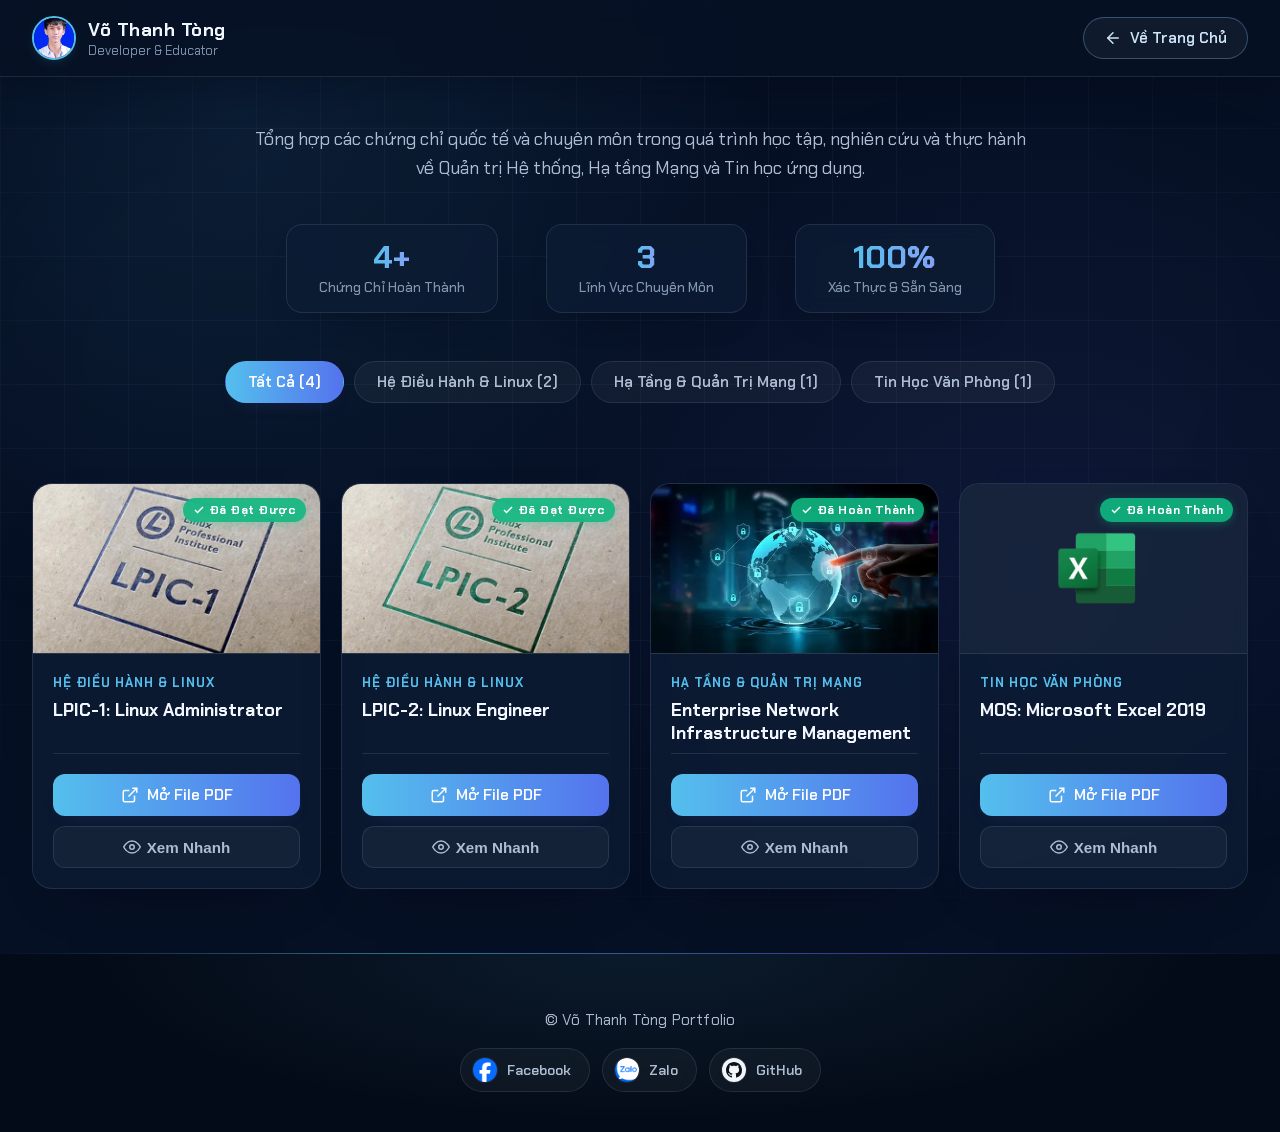
<file: certificates.html>
<!doctype html>
<html lang="vi">
  <head>
    <meta charset="UTF-8" />
    <meta name="viewport" content="width=device-width, initial-scale=1.0" />

    <!-- ✅ SEO Primary -->
    <title>Chứng Chỉ Chuyên Môn | Võ Thanh Tòng Portfolio</title>
    <meta
      name="description"
      content="Danh sách các chứng chỉ chuyên môn về Quản trị Hệ thống Linux (LPIC-1, LPIC-2), Quản lý Hạ tầng Mạng Doanh nghiệp và Microsoft Office Specialist (MOS) Excel 2019 của Võ Thanh Tòng."
    />
    <meta name="keywords" content="Võ Thanh Tòng, chứng chỉ, LPIC-1, LPIC-2, Linux, Network, MOS, Excel, portfolio" />
    <meta name="author" content="Võ Thanh Tòng" />
    <meta name="robots" content="index, follow" />

    <!-- ✅ Open Graph / Social -->
    <meta property="og:type" content="article" />
    <meta property="og:title" content="Chứng Chỉ Chuyên Môn | Võ Thanh Tòng" />
    <meta property="og:description" content="Khám phá các chứng chỉ quốc tế và chuyên môn về Linux, Mạng và Tin học văn phòng của Võ Thanh Tòng." />
    <meta property="og:image" content="./assets/avatar.jpeg" />
    <meta property="og:locale" content="vi_VN" />

    <link rel="icon" href="./assets/rocket-icon.ico" />

    <!-- Google Fonts -->
    <link rel="preconnect" href="https://fonts.googleapis.com" />
    <link rel="preconnect" href="https://fonts.gstatic.com" crossorigin />
    <link
      href="https://fonts.googleapis.com/css2?family=Chakra+Petch:ital,wght@0,300;0,400;0,500;0,600;0,700;1,300;1,400;1,500;1,600;1,700&display=swap"
      rel="stylesheet"
    />

    <!-- Stylesheets -->
    <link rel="stylesheet" href="css/certificates.css?v=20261118d" />
  </head>
  <body>
    <!-- Top Navigation -->
    <nav class="cert-navbar" id="certNavbar" aria-label="Điều hướng chính">
      <div class="cert-page-container cert-navbar__inner">
        <a href="index.html" class="cert-nav__brand" aria-label="Về trang chủ của Võ Thanh Tòng">
          <img
            src="assets/avatar.jpeg"
            alt="Võ Thanh Tòng"
            class="cert-nav__avatar"
            width="42"
            height="42"
          />
          <div>
            <div class="cert-nav__name">Võ Thanh Tòng</div>
            <div class="cert-nav__role">Developer & Educator</div>
          </div>
        </a>

        <a href="index.html" class="btn-back-home" id="btnBackHome" aria-label="Quay lại trang chủ">
          <svg
            width="18"
            height="18"
            viewBox="0 0 24 24"
            fill="none"
            stroke="currentColor"
            stroke-width="2"
            stroke-linecap="round"
            stroke-linejoin="round"
            aria-hidden="true"
          >
            <line x1="19" y1="12" x2="5" y2="12"></line>
            <polyline points="12 19 5 12 12 5"></polyline>
          </svg>
          <span>Về Trang Chủ</span>
        </a>
      </div>
    </nav>

    <!-- Main Content -->
    <main class="cert-page-container" role="main">
      <!-- Hero Banner -->
      <section class="cert-hero" aria-labelledby="hero-title">
        <h1 id="hero-title" class="sr-only">Chứng Chỉ Chuyên Môn</h1>
        <p class="cert-hero__desc">
          Tổng hợp các chứng chỉ quốc tế và chuyên môn trong quá trình học tập,
          nghiên cứu và thực hành về Quản trị Hệ thống, Hạ tầng Mạng và Tin học
          ứng dụng.
        </p>

        <!-- Stats Counter -->
        <div class="cert-stats" role="list" aria-label="Thống kê chứng chỉ">
          <div class="stat-item" role="listitem">
            <span class="stat-number">4+</span>
            <span class="stat-label">Chứng Chỉ Hoàn Thành</span>
          </div>
          <div class="stat-item" role="listitem">
            <span class="stat-number">3</span>
            <span class="stat-label">Lĩnh Vực Chuyên Môn</span>
          </div>
          <div class="stat-item" role="listitem">
            <span class="stat-number">100%</span>
            <span class="stat-label">Xác Thực & Sẵn Sàng</span>
          </div>
        </div>

        <!-- Filter Categories -->
        <div class="cert-filter" id="certFilter" role="toolbar" aria-label="Bộ lọc chứng chỉ">
          <button class="filter-btn active" data-filter="all" aria-pressed="true">
            Tất Cả (4)
          </button>
          <button class="filter-btn" data-filter="linux" aria-pressed="false">
            Hệ Điều Hành & Linux (2)
          </button>
          <button class="filter-btn" data-filter="network" aria-pressed="false">
            Hạ Tầng & Quản Trị Mạng (1)
          </button>
          <button class="filter-btn" data-filter="office" aria-pressed="false">
            Tin Học Văn Phòng (1)
          </button>
        </div>
      </section>

      <!-- Certificates Grid -->
      <section class="cert-grid" id="certGrid" aria-label="Danh sách chứng chỉ">
        <!-- 1. LPIC-1 -->
        <article class="cert-card" data-category="linux">
          <div class="cert-card__media">
            <img
              src="assets/imageLPIC1.jpg"
              alt="Chứng chỉ LPIC-1: Linux Administrator"
              loading="lazy"
              decoding="async"
            />
            <div class="cert-card__status-tag">
              <svg width="12" height="12" viewBox="0 0 24 24" fill="none" stroke="currentColor" stroke-width="3" aria-hidden="true">
                <polyline points="20 6 9 17 4 12"></polyline>
              </svg>
              Đã Đạt Được
            </div>
          </div>
          <div class="cert-card__body">
            <div class="cert-card__category">Hệ Điều Hành & Linux</div>
            <h2 class="cert-card__title">LPIC-1: Linux Administrator</h2>
            <div class="cert-card__footer">
              <a
                href="assets/LPIC-1.pdf"
                target="_blank"
                rel="noopener noreferrer"
                class="btn-cert-primary"
                aria-label="Mở File PDF chứng chỉ LPIC-1"
              >
                <svg width="18" height="18" viewBox="0 0 24 24" fill="none" stroke="currentColor" stroke-width="2" aria-hidden="true">
                  <path d="M18 13v6a2 2 0 0 1-2 2H5a2 2 0 0 1-2-2V8a2 2 0 0 1 2-2h6"></path>
                  <polyline points="15 3 21 3 21 9"></polyline>
                  <line x1="10" y1="14" x2="21" y2="3"></line>
                </svg>
                <span>Mở File PDF</span>
              </a>
              <button
                class="btn-cert-secondary btn-preview-cert"
                data-title="LPIC-1: Linux Administrator"
                data-type="pdf"
                data-src="assets/LPIC-1.pdf"
                aria-label="Xem nhanh chứng chỉ LPIC-1 trong modal"
              >
                <svg width="18" height="18" viewBox="0 0 24 24" fill="none" stroke="currentColor" stroke-width="2" aria-hidden="true">
                  <path d="M1 12s4-8 11-8 11 8 11 8-4 8-11 8-11-8-11-8z"></path>
                  <circle cx="12" cy="12" r="3"></circle>
                </svg>
                <span>Xem Nhanh</span>
              </button>
            </div>
          </div>
        </article>

        <!-- 2. LPIC-2 -->
        <article class="cert-card" data-category="linux">
          <div class="cert-card__media">
            <img
              src="assets/imageLPIC2.jpg"
              alt="Chứng chỉ LPIC-2: Linux Engineer"
              loading="lazy"
              decoding="async"
            />
            <div class="cert-card__status-tag">
              <svg width="12" height="12" viewBox="0 0 24 24" fill="none" stroke="currentColor" stroke-width="3" aria-hidden="true">
                <polyline points="20 6 9 17 4 12"></polyline>
              </svg>
              Đã Đạt Được
            </div>
          </div>
          <div class="cert-card__body">
            <div class="cert-card__category">Hệ Điều Hành & Linux</div>
            <h2 class="cert-card__title">LPIC-2: Linux Engineer</h2>
            <div class="cert-card__footer">
              <a
                href="assets/LPIC-2.pdf"
                target="_blank"
                rel="noopener noreferrer"
                class="btn-cert-primary"
                aria-label="Mở File PDF chứng chỉ LPIC-2"
              >
                <svg width="18" height="18" viewBox="0 0 24 24" fill="none" stroke="currentColor" stroke-width="2" aria-hidden="true">
                  <path d="M18 13v6a2 2 0 0 1-2 2H5a2 2 0 0 1-2-2V8a2 2 0 0 1 2-2h6"></path>
                  <polyline points="15 3 21 3 21 9"></polyline>
                  <line x1="10" y1="14" x2="21" y2="3"></line>
                </svg>
                <span>Mở File PDF</span>
              </a>
              <button
                class="btn-cert-secondary btn-preview-cert"
                data-title="LPIC-2: Linux Engineer"
                data-type="pdf"
                data-src="assets/LPIC-2.pdf"
                aria-label="Xem nhanh chứng chỉ LPIC-2 trong modal"
              >
                <svg width="18" height="18" viewBox="0 0 24 24" fill="none" stroke="currentColor" stroke-width="2" aria-hidden="true">
                  <path d="M1 12s4-8 11-8 11 8 11 8-4 8-11 8-11-8-11-8z"></path>
                  <circle cx="12" cy="12" r="3"></circle>
                </svg>
                <span>Xem Nhanh</span>
              </button>
            </div>
          </div>
        </article>

        <!-- 3. Enterprise Network Infrastructure Management -->
        <article class="cert-card" data-category="network">
          <div class="cert-card__media">
            <img
              src="assets/protect-networks.webp"
              alt="Chứng chỉ Quản trị Hạ tầng Mạng Doanh nghiệp"
              loading="lazy"
              decoding="async"
            />
            <div class="cert-card__status-tag">
              <svg width="12" height="12" viewBox="0 0 24 24" fill="none" stroke="currentColor" stroke-width="3" aria-hidden="true">
                <polyline points="20 6 9 17 4 12"></polyline>
              </svg>
              Đã Hoàn Thành
            </div>
          </div>
          <div class="cert-card__body">
            <div class="cert-card__category">Hạ Tầng & Quản Trị Mạng</div>
            <h2 class="cert-card__title">Enterprise Network Infrastructure Management</h2>
            <div class="cert-card__footer">
              <a
                href="assets/VO THANH TONG.pdf"
                target="_blank"
                rel="noopener noreferrer"
                class="btn-cert-primary"
                aria-label="Mở File PDF chứng chỉ Enterprise Network"
              >
                <svg width="18" height="18" viewBox="0 0 24 24" fill="none" stroke="currentColor" stroke-width="2" aria-hidden="true">
                  <path d="M18 13v6a2 2 0 0 1-2 2H5a2 2 0 0 1-2-2V8a2 2 0 0 1 2-2h6"></path>
                  <polyline points="15 3 21 3 21 9"></polyline>
                  <line x1="10" y1="14" x2="21" y2="3"></line>
                </svg>
                <span>Mở File PDF</span>
              </a>
              <button
                class="btn-cert-secondary btn-preview-cert"
                data-title="Enterprise Network Infrastructure Management"
                data-type="pdf"
                data-src="assets/VO THANH TONG.pdf"
                aria-label="Xem nhanh chứng chỉ Enterprise Network trong modal"
              >
                <svg width="18" height="18" viewBox="0 0 24 24" fill="none" stroke="currentColor" stroke-width="2" aria-hidden="true">
                  <path d="M1 12s4-8 11-8 11 8 11 8-4 8-11 8-11-8-11-8z"></path>
                  <circle cx="12" cy="12" r="3"></circle>
                </svg>
                <span>Xem Nhanh</span>
              </button>
            </div>
          </div>
        </article>

        <!-- 4. MOS Excel 2019 -->
        <article class="cert-card" data-category="office">
          <div class="cert-card__media">
            <img
              src="assets/Excel.png"
              alt="Chứng chỉ MOS: Microsoft Excel 2019"
              class="is-contain"
              loading="lazy"
              decoding="async"
            />
            <div class="cert-card__status-tag">
              <svg width="12" height="12" viewBox="0 0 24 24" fill="none" stroke="currentColor" stroke-width="3" aria-hidden="true">
                <polyline points="20 6 9 17 4 12"></polyline>
              </svg>
              Đã Hoàn Thành
            </div>
          </div>
          <div class="cert-card__body">
            <div class="cert-card__category">Tin Học Văn Phòng</div>
            <h2 class="cert-card__title">MOS: Microsoft Excel 2019</h2>
            <div class="cert-card__footer">
              <a
                href="assets/MOS 2019.pdf"
                target="_blank"
                rel="noopener noreferrer"
                class="btn-cert-primary"
                aria-label="Mở File PDF chứng chỉ MOS 2019 Excel"
              >
                <svg width="18" height="18" viewBox="0 0 24 24" fill="none" stroke="currentColor" stroke-width="2" aria-hidden="true">
                  <path d="M18 13v6a2 2 0 0 1-2 2H5a2 2 0 0 1-2-2V8a2 2 0 0 1 2-2h6"></path>
                  <polyline points="15 3 21 3 21 9"></polyline>
                  <line x1="10" y1="14" x2="21" y2="3"></line>
                </svg>
                <span>Mở File PDF</span>
              </a>
              <button
                class="btn-cert-secondary btn-preview-cert"
                data-title="MOS: Microsoft Excel 2019"
                data-type="pdf"
                data-src="assets/MOS 2019.pdf"
                aria-label="Xem nhanh chứng chỉ MOS Excel 2019 trong modal"
              >
                <svg width="18" height="18" viewBox="0 0 24 24" fill="none" stroke="currentColor" stroke-width="2" aria-hidden="true">
                  <path d="M1 12s4-8 11-8 11 8 11 8-4 8-11 8-11-8-11-8z"></path>
                  <circle cx="12" cy="12" r="3"></circle>
                </svg>
                <span>Xem Nhanh</span>
              </button>
            </div>
          </div>
        </article>
      </section>
    </main>

    <!-- Certificate Preview Modal -->
    <div class="cert-modal" id="certModal" aria-hidden="true">
      <div class="cert-modal__container" role="dialog" aria-modal="true" aria-labelledby="certModalTitle">
        <div class="cert-modal__header">
          <h3 class="cert-modal__title" id="certModalTitle">Chi Tiết Chứng Chỉ</h3>
          <button class="cert-modal__close" id="certModalClose" aria-label="Đóng cửa sổ xem chứng chỉ">&times;</button>
        </div>
        <div class="cert-modal__body" id="certModalBody">
          <!-- Content injected via JS -->
        </div>
        <div class="cert-modal__footer">
          <a href="#" id="modalDirectLink" class="btn-cert-primary" target="_blank" rel="noopener noreferrer" aria-label="Mở chứng chỉ trong tab mới">
            <svg width="16" height="16" viewBox="0 0 24 24" fill="none" stroke="currentColor" stroke-width="2" aria-hidden="true">
              <path d="M18 13v6a2 2 0 0 1-2 2H5a2 2 0 0 1-2-2V8a2 2 0 0 1 2-2h6"></path>
              <polyline points="15 3 21 3 21 9"></polyline>
              <line x1="10" y1="14" x2="21" y2="3"></line>
            </svg>
            <span>Mở Tab Mới</span>
          </a>
          <button class="btn-cert-secondary" id="modalCloseBtn" aria-label="Đóng modal">Đóng</button>
        </div>
      </div>
    </div>

    <!-- Footer -->
    <footer role="contentinfo">
      <div class="container">
        <div class="footer__content">
          <p class="footer__copyright">© Võ Thanh Tòng Portfolio</p>
          <div class="footer__social" aria-label="Mạng xã hội">
            <a
              href="https://www.facebook.com/thanh.tong.378542/"
              target="_blank"
              rel="noopener noreferrer"
              class="social-link"
              aria-label="Facebook của Võ Thanh Tòng"
            >
              <img src="./assets/facebook.png" alt="" role="presentation" loading="lazy" />
              <span>Facebook</span>
            </a>
            <!-- Số Zalo được ghép bằng JS (data-zalo là số viết ngược) để tránh bot quét số điện thoại -->
            <a
              href="#"
              data-zalo="4942777190"
              target="_blank"
              rel="noopener noreferrer"
              class="social-link"
              aria-label="Zalo của Võ Thanh Tòng"
            >
              <img src="./assets/zalo.png" alt="" role="presentation" loading="lazy" />
              <span>Zalo</span>
            </a>
            <a
              href="https://github.com/vothanhtong"
              target="_blank"
              rel="noopener noreferrer"
              class="social-link"
              aria-label="GitHub của Võ Thanh Tòng"
            >
              <span class="social-link__icon social-link__icon--github" aria-hidden="true">
                <svg viewBox="0 0 16 16" width="16" height="16" fill="currentColor"><path d="M8 0C3.58 0 0 3.58 0 8c0 3.54 2.29 6.53 5.47 7.59.4.07.55-.17.55-.38 0-.19-.01-.82-.01-1.49-2.01.37-2.53-.49-2.69-.94-.09-.23-.48-.94-.82-1.13-.28-.15-.68-.52-.01-.53.63-.01 1.08.58 1.23.82.72 1.21 1.87.87 2.33.66.07-.52.28-.87.51-1.07-1.78-.2-3.64-.89-3.64-3.95 0-.87.31-1.59.82-2.15-.08-.2-.36-1.02.08-2.12 0 0 .67-.21 2.2.82.64-.18 1.32-.27 2-.27.68 0 1.36.09 2 .27 1.53-1.04 2.2-.82 2.2-.82.44 1.1.16 1.92.08 2.12.51.56.82 1.27.82 2.15 0 3.07-1.87 3.75-3.65 3.95.29.25.54.73.54 1.48 0 1.07-.01 1.93-.01 2.2 0 .21.15.46.55.38A8.013 8.013 0 0016 8c0-4.42-3.58-8-8-8z"/></svg>
              </span>
              <span>GitHub</span>
            </a>
          </div>
        </div>
      </div>
    </footer>

    <!-- Interactive Script -->
    <script>
      // Ghép link Zalo lúc chạy để số điện thoại không nằm trong mã HTML
      document.querySelectorAll('a[data-zalo]').forEach((a) => {
        a.href = 'https://zalo.me/' + a.dataset.zalo.split('').reverse().join('');
      });
      // Filter functionality
      const filterButtons = document.querySelectorAll('.filter-btn');
      const certCards = document.querySelectorAll('.cert-card');

      filterButtons.forEach((btn) => {
        btn.addEventListener('click', () => {
          filterButtons.forEach((b) => {
            b.classList.remove('active');
            b.setAttribute('aria-pressed', 'false');
          });
          btn.classList.add('active');
          btn.setAttribute('aria-pressed', 'true');

          const filterValue = btn.getAttribute('data-filter');

          certCards.forEach((card) => {
            const match = filterValue === 'all' || filterValue === card.dataset.category;
            card.hidden = !match;
            if (match) {
              // Gỡ rồi gắn lại class để animation chạy lại mỗi lần lọc
              card.classList.remove('is-entering');
              void card.offsetWidth;
              card.classList.add('is-entering');
            }
          });
        });
      });

      // Preview Modal functionality
      const modal = document.getElementById('certModal');
      const modalTitle = document.getElementById('certModalTitle');
      const modalBody = document.getElementById('certModalBody');
      const modalDirectLink = document.getElementById('modalDirectLink');
      const modalClose = document.getElementById('certModalClose');
      const modalCloseBtn = document.getElementById('modalCloseBtn');
      const previewButtons = document.querySelectorAll('.btn-preview-cert');
      let lastFocused = null;

      function openModal(title, type, src) {
        lastFocused = document.activeElement;
        modalTitle.textContent = title;
        modalDirectLink.href = src;

        const el = document.createElement(type === 'pdf' ? 'iframe' : 'img');
        el.src = src;
        if (type === 'pdf') el.title = title;
        else el.alt = title;
        modalBody.replaceChildren(el);

        modal.classList.add('active');
        modal.setAttribute('aria-hidden', 'false');
        document.body.style.overflow = 'hidden';
        modalClose.focus();
      }

      function closeModal() {
        modal.classList.remove('active');
        modal.setAttribute('aria-hidden', 'true');
        modalBody.replaceChildren();
        document.body.style.overflow = '';
        if (lastFocused) {
          lastFocused.focus();
          lastFocused = null;
        }
      }

      previewButtons.forEach((btn) => {
        btn.addEventListener('click', () => {
          const title = btn.getAttribute('data-title');
          const type = btn.getAttribute('data-type');
          const src = btn.getAttribute('data-src');
          openModal(title, type, src);
        });
      });

      modalClose.addEventListener('click', closeModal);
      modalCloseBtn.addEventListener('click', closeModal);
      modal.addEventListener('click', (e) => {
        if (e.target === modal) {
          closeModal();
        }
      });
      modal.addEventListener('keydown', (e) => {
        if (e.key !== 'Tab') return;
        const focusables = [...modal.querySelectorAll('a[href], button:not([disabled]), iframe, [tabindex]:not([tabindex="-1"])')];
        if (!focusables.length) return;
        const first = focusables[0];
        const last = focusables[focusables.length - 1];
        if (e.shiftKey && document.activeElement === first) {
          e.preventDefault();
          last.focus();
        } else if (!e.shiftKey && document.activeElement === last) {
          e.preventDefault();
          first.focus();
        }
      });
      document.addEventListener('keydown', (e) => {
        if (e.key === 'Escape' && modal.classList.contains('active')) {
          closeModal();
        }
      });
    </script>
  </body>
</html>
</file>
<file: css/certificates.css>
/* ===================================================
   Certificates Page Stylesheet - Vo Thanh Tong Portfolio
   =================================================== */

@import "theme.css?v=20261112";
@import "./sections/footer.css?v=20261118b";

* {
  box-sizing: border-box;
}

:root {
  font-family: "Chakra Petch", sans-serif;
  color: var(--p-950);
}

body {
  margin: 0;
  padding: 0;
  background-color: var(--foreground-color);
  background-size: 7px 7px;
  background-image: repeating-linear-gradient(
    45deg,
    hsla(var(--p-500-code), 0.08) 0,
    hsla(var(--p-700-code), 0.08) 0.7px,
    var(--foreground-color) 0,
    var(--foreground-color) 50%
  );
  min-height: 100vh;
  display: flex;
  flex-direction: column;
}

/* Containers */
.cert-page-container {
  max-width: 1400px;
  margin: 0 auto;
  padding: 0 2rem;
  width: 100%;
}

/* Top Navigation Bar */
.cert-navbar {
  position: sticky;
  top: 0;
  z-index: 100;
  background: rgba(255, 255, 255, 0.85);
  backdrop-filter: blur(12px);
  -webkit-backdrop-filter: blur(12px);
  border-bottom: 1px solid rgba(226, 232, 240, 0.8);
  padding: 1rem 0;
  box-shadow: 0 4px 20px rgba(0, 0, 0, 0.03);
}

.cert-navbar__inner {
  display: flex;
  justify-content: space-between;
  align-items: center;
}

.cert-nav__brand {
  display: flex;
  align-items: center;
  gap: 12px;
  text-decoration: none;
  color: var(--p-950);
}

.cert-nav__avatar {
  width: 44px;
  height: 44px;
  border-radius: 50%;
  object-fit: cover;
  border: 2px solid var(--p-500);
  box-shadow: 0 2px 8px rgba(99, 102, 241, 0.2);
}

.cert-nav__name {
  font-size: 1.15rem;
  font-weight: 700;
  letter-spacing: 0.5px;
}

.cert-nav__role {
  font-size: 0.8rem;
  color: var(--n-500);
}

.btn-back-home {
  display: inline-flex;
  align-items: center;
  gap: 8px;
  padding: 10px 20px;
  background: #ffffff;
  color: var(--p-600);
  border: 1px solid var(--p-300);
  border-radius: 999px;
  font-size: 0.95rem;
  font-weight: 600;
  text-decoration: none;
  transition: all 0.25s cubic-bezier(0.4, 0, 0.2, 1);
  box-shadow: 0 2px 6px rgba(0, 0, 0, 0.04);
}

.btn-back-home:hover {
  background: var(--p-500);
  color: #ffffff;
  border-color: var(--p-500);
  transform: translateY(-2px);
  box-shadow: 0 6px 16px rgba(99, 102, 241, 0.25);
}

.btn-back-home svg {
  transition: transform 0.2s ease;
}

.btn-back-home:hover svg {
  transform: translateX(-3px);
}

/* Hero Section */
.cert-hero {
  padding: 3rem 0 2rem;
  text-align: center;
}

.sr-only {
  position: absolute;
  width: 1px;
  height: 1px;
  padding: 0;
  margin: -1px;
  overflow: hidden;
  clip: rect(0, 0, 0, 0);
  white-space: nowrap;
  border: 0;
}

.cert-hero__desc {
  font-size: 1.15rem;
  color: var(--n-500);
  max-width: 65ch;
  margin: 0 auto 2.5rem;
  line-height: 1.6;
}

/* Stats Counter Row */
.cert-stats {
  display: flex;
  justify-content: center;
  gap: 3rem;
  margin-bottom: 3rem;
  flex-wrap: wrap;
}

.stat-item {
  display: flex;
  flex-direction: column;
  align-items: center;
  padding: 1rem 2rem;
  background: #ffffff;
  border-radius: 16px;
  border: 1px solid rgba(226, 232, 240, 0.8);
  box-shadow: 0 4px 12px rgba(0, 0, 0, 0.03);
  min-width: 160px;
}

.stat-number {
  font-size: 2rem;
  font-weight: 700;
  color: var(--p-600);
  line-height: 1;
  margin-bottom: 0.4rem;
}

.stat-label {
  font-size: 0.85rem;
  color: var(--n-500);
  font-weight: 500;
}

/* Filter Section */
.cert-filter {
  display: flex;
  justify-content: center;
  align-items: center;
  gap: 10px;
  flex-wrap: wrap;
  margin-bottom: 3rem;
}

.filter-btn {
  padding: 10px 22px;
  border-radius: 999px;
  border: 1px solid #e2e8f0;
  background: #ffffff;
  color: var(--n-600);
  font-family: "Chakra Petch", sans-serif;
  font-size: 0.95rem;
  font-weight: 600;
  cursor: pointer;
  transition: all 0.25s ease;
  box-shadow: 0 2px 4px rgba(0, 0, 0, 0.02);
}

.filter-btn:hover {
  border-color: var(--p-400);
  color: var(--p-600);
  transform: translateY(-1px);
}

.filter-btn.active {
  background: var(--p-600);
  color: #ffffff;
  border-color: var(--p-600);
  box-shadow: 0 4px 14px rgba(99, 102, 241, 0.3);
}

/* Certificates Grid
   - Điện thoại (<640px): 1 cột
   - Tablet / laptop nhỏ (640–1279px): 2 cột
   - Desktop (>=1280px): 4 cột
*/
.cert-grid {
  display: grid;
  grid-template-columns: 1fr;
  gap: 1.25rem;
  margin-bottom: 4rem;
}

@media (min-width: 640px) {
  .cert-grid {
    grid-template-columns: repeat(2, minmax(0, 1fr));
    gap: 1.5rem;
  }
}

@media (min-width: 1280px) {
  .cert-grid {
    grid-template-columns: repeat(4, minmax(0, 1fr));
    gap: 1.25rem;
  }

  .cert-grid .cert-card__media {
    height: 170px;
  }

  .cert-grid .cert-card__body {
    padding: 1.25rem;
  }

  .cert-grid .cert-card__title {
    font-size: 1.1rem;
  }

  .cert-grid .cert-card__footer {
    flex-direction: column;
    align-items: stretch;
  }
}

/* Certificate Card */
.cert-card {
  background: #ffffff;
  border-radius: 20px;
  overflow: hidden;
  border: 1px solid rgba(226, 232, 240, 0.9);
  box-shadow: 0 6px 20px rgba(0, 0, 0, 0.04);
  transition: transform 0.3s cubic-bezier(0.4, 0, 0.2, 1), box-shadow 0.3s cubic-bezier(0.4, 0, 0.2, 1), border-color 0.3s ease;
  display: flex;
  flex-direction: column;
}

.cert-card[hidden] {
  display: none;
}

.cert-card.is-entering {
  animation: modalScaleIn 0.3s ease;
}

.cert-card:hover {
  transform: translateY(-6px);
  box-shadow: 0 16px 36px rgba(99, 102, 241, 0.12);
  border-color: var(--p-400);
}

.cert-card__media {
  position: relative;
  width: 100%;
  height: 240px;
  background: #f8fafc;
  overflow: hidden;
  display: flex;
  align-items: center;
  justify-content: center;
  border-bottom: 1px solid rgba(226, 232, 240, 0.7);
}

.cert-card__media img {
  width: 100%;
  height: 100%;
  object-fit: cover;
  transition: transform 0.4s ease;
}

.cert-card__media img.is-contain {
  object-fit: contain;
  padding: 18px;
}

.cert-card:hover .cert-card__media img {
  transform: scale(1.04);
}

.cert-card__status-tag {
  position: absolute;
  top: 14px;
  right: 14px;
  background: rgba(16, 185, 129, 0.9);
  backdrop-filter: blur(6px);
  color: #ffffff;
  font-size: 0.75rem;
  font-weight: 700;
  padding: 4px 10px;
  border-radius: 999px;
  letter-spacing: 0.5px;
  display: flex;
  align-items: center;
  gap: 4px;
  box-shadow: 0 2px 8px rgba(16, 185, 129, 0.3);
}

.cert-card__body {
  padding: 1.75rem;
  display: flex;
  flex-direction: column;
  flex-grow: 1;
}

.cert-card__category {
  font-size: 0.8rem;
  font-weight: 700;
  text-transform: uppercase;
  letter-spacing: 1px;
  color: var(--p-600);
  margin-bottom: 0.5rem;
}

.cert-card__title {
  font-size: 1.35rem;
  font-weight: 700;
  color: var(--p-950);
  margin: 0 0 0.5rem;
  line-height: 1.3;
  display: -webkit-box;
  -webkit-box-orient: vertical;
  -webkit-line-clamp: 2;
  line-clamp: 2;
  overflow: hidden;
  min-height: calc(2em * 1.3);
}

.cert-card__footer {
  display: flex;
  gap: 10px;
  align-items: center;
  border-top: 1px solid #f1f5f9;
  padding-top: 1.25rem;
  margin-top: auto;
}

.btn-cert-primary {
  flex: 1;
  display: inline-flex;
  justify-content: center;
  align-items: center;
  gap: 8px;
  padding: 11px 18px;
  background: var(--p-600);
  color: #ffffff;
  font-size: 0.95rem;
  font-weight: 600;
  border-radius: 12px;
  text-decoration: none;
  border: none;
  cursor: pointer;
  transition: all 0.25s ease;
  box-shadow: 0 3px 10px rgba(99, 102, 241, 0.2);
}

.btn-cert-primary:hover {
  background: var(--p-700);
  transform: translateY(-2px);
  box-shadow: 0 6px 18px rgba(99, 102, 241, 0.3);
}

.btn-cert-secondary {
  display: inline-flex;
  justify-content: center;
  align-items: center;
  gap: 6px;
  padding: 11px 16px;
  background: #f8fafc;
  color: var(--n-600);
  font-size: 0.95rem;
  font-weight: 600;
  border-radius: 12px;
  text-decoration: none;
  border: 1px solid #cbd5e1;
  cursor: pointer;
  transition: all 0.25s ease;
}

.btn-cert-secondary:hover {
  background: #ffffff;
  color: var(--p-600);
  border-color: var(--p-400);
}

/* Modal Popup */
.cert-modal {
  position: fixed;
  inset: 0;
  z-index: 999;
  display: none;
  align-items: center;
  justify-content: center;
  padding: 1.5rem;
  background: rgba(15, 23, 42, 0.75);
  backdrop-filter: blur(8px);
  -webkit-backdrop-filter: blur(8px);
}

.cert-modal.active {
  display: flex;
}

.cert-modal__container {
  background: #ffffff;
  border-radius: 20px;
  width: 100%;
  max-width: 900px;
  max-height: 90vh;
  display: flex;
  flex-direction: column;
  overflow: hidden;
  box-shadow: 0 25px 50px -12px rgba(0, 0, 0, 0.35);
  animation: modalScaleIn 0.3s cubic-bezier(0.16, 1, 0.3, 1);
}

@keyframes modalScaleIn {
  from {
    opacity: 0;
    transform: scale(0.95);
  }
  to {
    opacity: 1;
    transform: scale(1);
  }
}

.cert-modal__header {
  display: flex;
  justify-content: space-between;
  align-items: center;
  padding: 1.25rem 1.75rem;
  border-bottom: 1px solid #e2e8f0;
}

.cert-modal__title {
  margin: 0;
  font-size: 1.25rem;
  font-weight: 700;
  color: var(--p-950);
}

.cert-modal__close {
  background: transparent;
  border: none;
  font-size: 1.5rem;
  color: var(--n-500);
  cursor: pointer;
  padding: 4px 8px;
  border-radius: 8px;
  transition: all 0.2s ease;
}

.cert-modal__close:hover {
  background: #f1f5f9;
  color: #ef4444;
}

.cert-modal__body {
  padding: 1.5rem;
  overflow-y: auto;
  display: flex;
  justify-content: center;
  align-items: center;
  background: #f8fafc;
  min-height: 420px;
}

.cert-modal__body iframe {
  width: 100%;
  height: 550px;
  border: none;
  border-radius: 12px;
}

.cert-modal__body img {
  max-width: 100%;
  max-height: 550px;
  object-fit: contain;
  border-radius: 12px;
  box-shadow: 0 4px 16px rgba(0, 0, 0, 0.08);
}

.cert-modal__footer {
  padding: 1rem 1.75rem;
  border-top: 1px solid #e2e8f0;
  display: flex;
  justify-content: flex-end;
  gap: 12px;
  background: #ffffff;
}

/* Responsive adjustments */
@media (max-width: 1279px) {
  .cert-card__media {
    height: 210px;
  }
}

@media (max-width: 640px) {
  .cert-page-container {
    padding: 0 1.25rem;
  }
  .cert-hero {
    padding: 2rem 0 1.5rem;
  }
  .cert-stats {
    gap: 1rem;
  }
  .stat-item {
    min-width: 120px;
    padding: 0.75rem 1rem;
  }
  .stat-number {
    font-size: 1.5rem;
  }
  .cert-card__media {
    height: 190px;
  }
  .cert-card__body {
    padding: 1.25rem;
  }
  /* 1 cột: không cần giữ chiều cao cố định để thẳng hàng */
  .cert-card__title {
    min-height: 0;
  }
  .cert-modal {
    padding: 0.75rem;
  }
  .cert-modal__body {
    padding: 0.75rem;
    min-height: 0;
  }
  .cert-modal__body iframe {
    height: 65vh;
  }
}

/* Màn hình rất hẹp: xếp 2 nút chồng lên nhau */
@media (max-width: 380px) {
  .cert-card__footer {
    flex-direction: column;
    align-items: stretch;
  }
}

/* Navbar gọn hơn trên điện thoại */
@media (max-width: 480px) {
  .cert-nav__role {
    display: none;
  }
  .cert-nav__name {
    font-size: 1rem;
  }
  .btn-back-home {
    padding: 10px 12px;
  }
  .btn-back-home span {
    display: none;
  }
}

/* ===================================================
   Dark theme — đồng bộ với trang chủ
   =================================================== */
body {
  background-color: var(--bg-base);
  background-image: none;
  color: var(--text-body);
}

body::before {
  content: "";
  position: fixed;
  inset: 0;
  z-index: -1;
  pointer-events: none;
  background-image:
    radial-gradient(circle at 18% 12%, rgba(71, 185, 234, 0.09), transparent 42%),
    radial-gradient(circle at 82% 68%, rgba(99, 102, 241, 0.1), transparent 45%),
    linear-gradient(rgba(148, 197, 255, 0.045) 1px, transparent 1px),
    linear-gradient(90deg, rgba(148, 197, 255, 0.045) 1px, transparent 1px);
  background-size: 100% 100%, 100% 100%, 64px 64px, 64px 64px;
  -webkit-mask-image: radial-gradient(ellipse 90% 70% at 50% 40%, #000 45%, transparent 100%);
  mask-image: radial-gradient(ellipse 90% 70% at 50% 40%, #000 45%, transparent 100%);
}

::selection {
  background: hsla(var(--p-500-code), 0.4);
  color: #fff;
}

.cert-navbar {
  background: rgba(7, 17, 36, 0.84);
  border-bottom: 1px solid var(--border-soft);
  box-shadow: 0 12px 34px rgba(2, 8, 23, 0.28);
}

.cert-nav__brand {
  color: var(--text-strong);
}

.cert-nav__avatar {
  border-color: var(--p-450);
  box-shadow: 0 4px 16px -6px var(--glow-cyan);
}

.cert-nav__role {
  color: var(--text-muted);
}

.btn-back-home {
  background: var(--surface-soft);
  color: #cfe3f8;
  border-color: var(--border-strong);
  box-shadow: none;
}

.btn-back-home:hover {
  background: var(--main-gradient-color);
  color: #fff;
  border-color: transparent;
  box-shadow: 0 10px 24px -14px var(--glow-cyan);
}

.cert-hero__desc {
  color: var(--text-body);
}

.stat-item {
  background: var(--surface);
  border: 1px solid var(--border-soft);
  box-shadow: 0 18px 40px -30px rgba(2, 8, 23, 0.9);
  -webkit-backdrop-filter: blur(10px);
  backdrop-filter: blur(10px);
}

.stat-number {
  background: linear-gradient(90deg, var(--p-450), var(--p-400));
  -webkit-background-clip: text;
  background-clip: text;
  color: transparent;
}

.stat-label {
  color: var(--text-muted);
}

.filter-btn {
  background: var(--surface-soft);
  border-color: var(--border-soft);
  color: var(--text-body);
  box-shadow: none;
}

.filter-btn:hover {
  border-color: var(--border-strong);
  color: #fff;
}

.filter-btn.active {
  background: var(--main-gradient-color);
  border-color: transparent;
  color: #fff;
  box-shadow: 0 8px 20px -12px var(--glow-indigo);
}

.cert-card {
  background: var(--surface);
  border-color: var(--border-soft);
  box-shadow: 0 24px 50px -36px rgba(2, 8, 23, 0.9);
  -webkit-backdrop-filter: blur(10px);
  backdrop-filter: blur(10px);
}

.cert-card:hover {
  border-color: var(--border-strong);
  box-shadow: 0 28px 54px -26px rgba(2, 8, 23, 0.95), 0 0 36px -16px var(--glow-cyan);
}

.cert-card__media {
  background: rgba(255, 255, 255, 0.04);
  border-bottom-color: var(--border-soft);
}

.cert-card__category {
  color: var(--p-450);
}

.cert-card__title {
  color: var(--text-strong);
}

.cert-card__footer {
  border-top-color: var(--border-soft);
}

.btn-cert-primary {
  background: var(--main-gradient-color);
  box-shadow: 0 8px 20px -12px var(--glow-indigo);
}

.btn-cert-primary:hover {
  background: var(--main-gradient-color);
  filter: brightness(1.08);
  box-shadow: 0 12px 26px -12px var(--glow-cyan);
}

.btn-cert-secondary {
  background: var(--surface-soft);
  color: var(--text-body);
  border-color: var(--border-soft);
}

.btn-cert-secondary:hover {
  background: rgba(71, 185, 234, 0.1);
  color: #fff;
  border-color: var(--border-strong);
}

.cert-modal__container {
  background: var(--surface-strong);
  border: 1px solid var(--border-soft);
  box-shadow: 0 32px 70px -26px rgba(0, 0, 0, 0.8);
}

.cert-modal__header,
.cert-modal__footer {
  border-color: var(--border-soft);
}

.cert-modal__title {
  color: var(--text-strong);
}

.cert-modal__close {
  color: var(--text-muted);
}

.cert-modal__close:hover {
  background: rgba(255, 255, 255, 0.08);
  color: #ff8b8b;
}

.cert-modal__body {
  background: rgba(3, 9, 20, 0.9);
}

.cert-modal__footer {
  background: var(--surface-strong);
}
</file>
